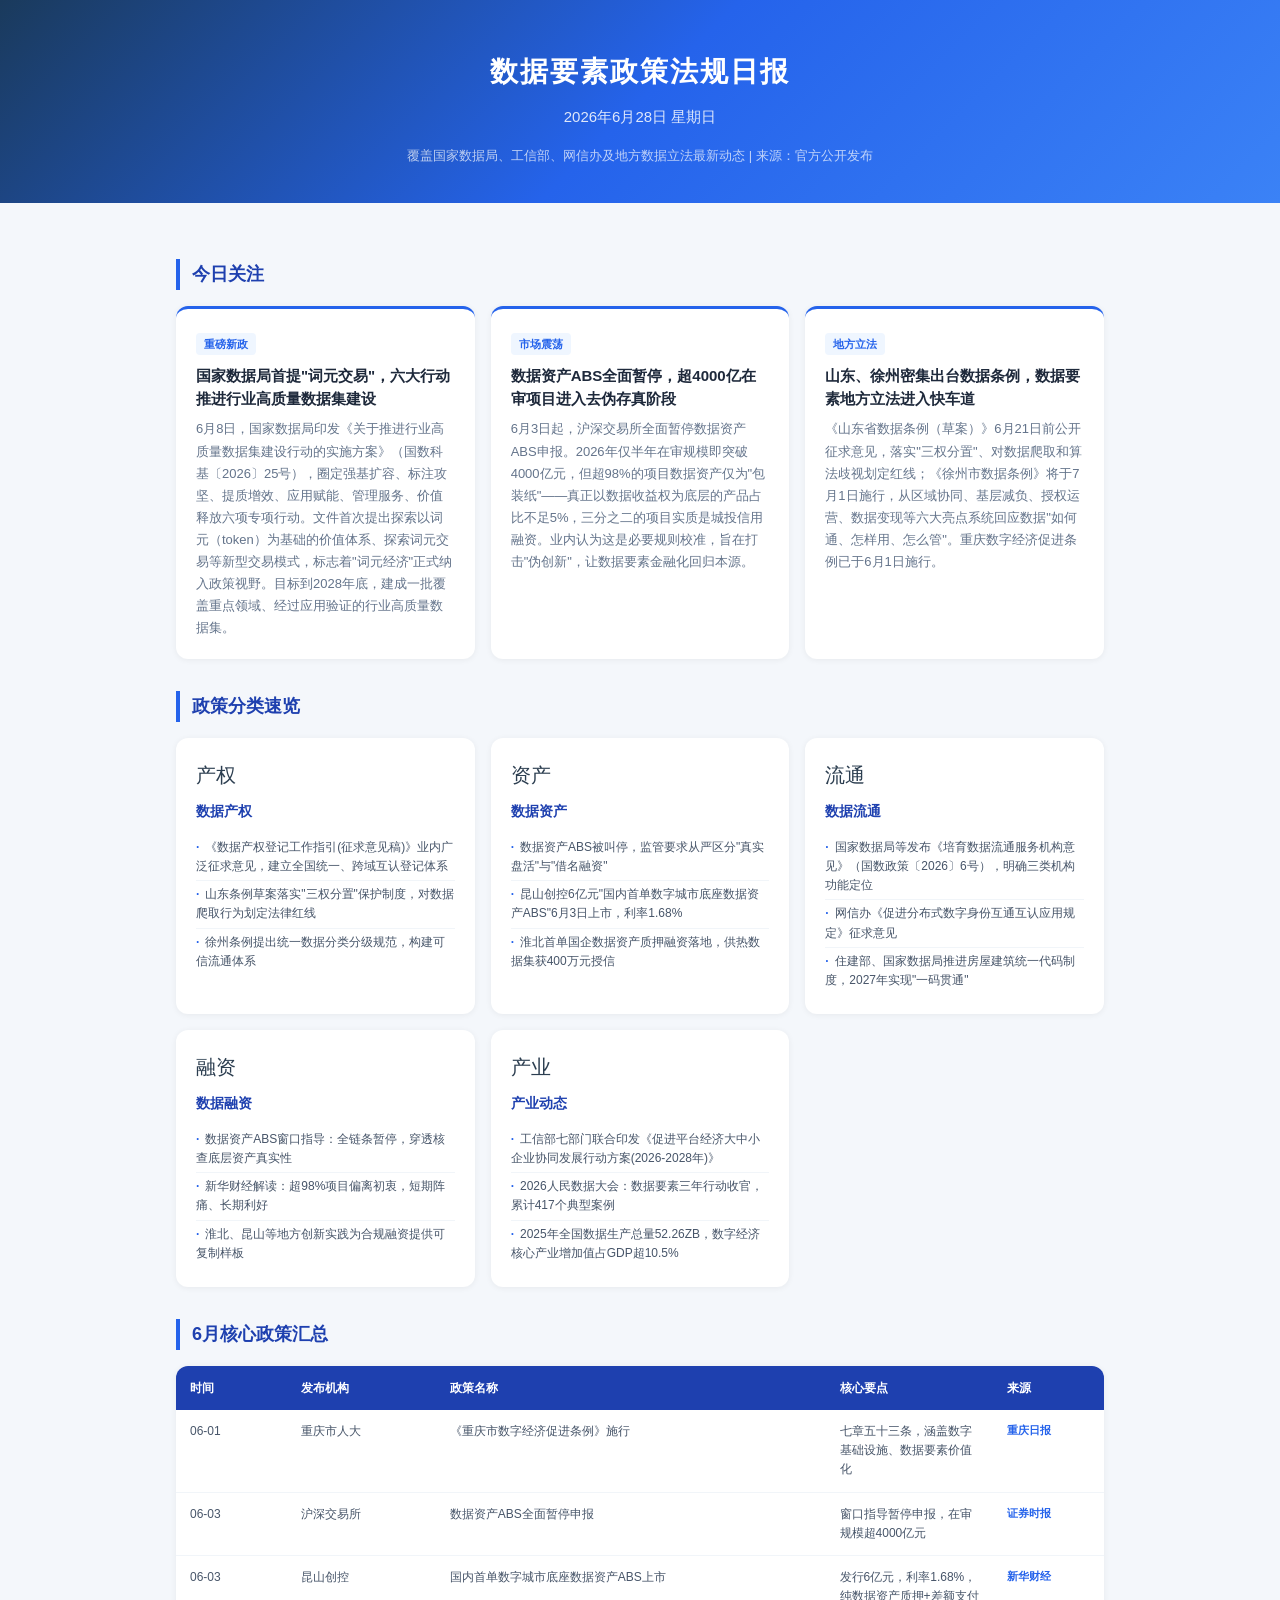
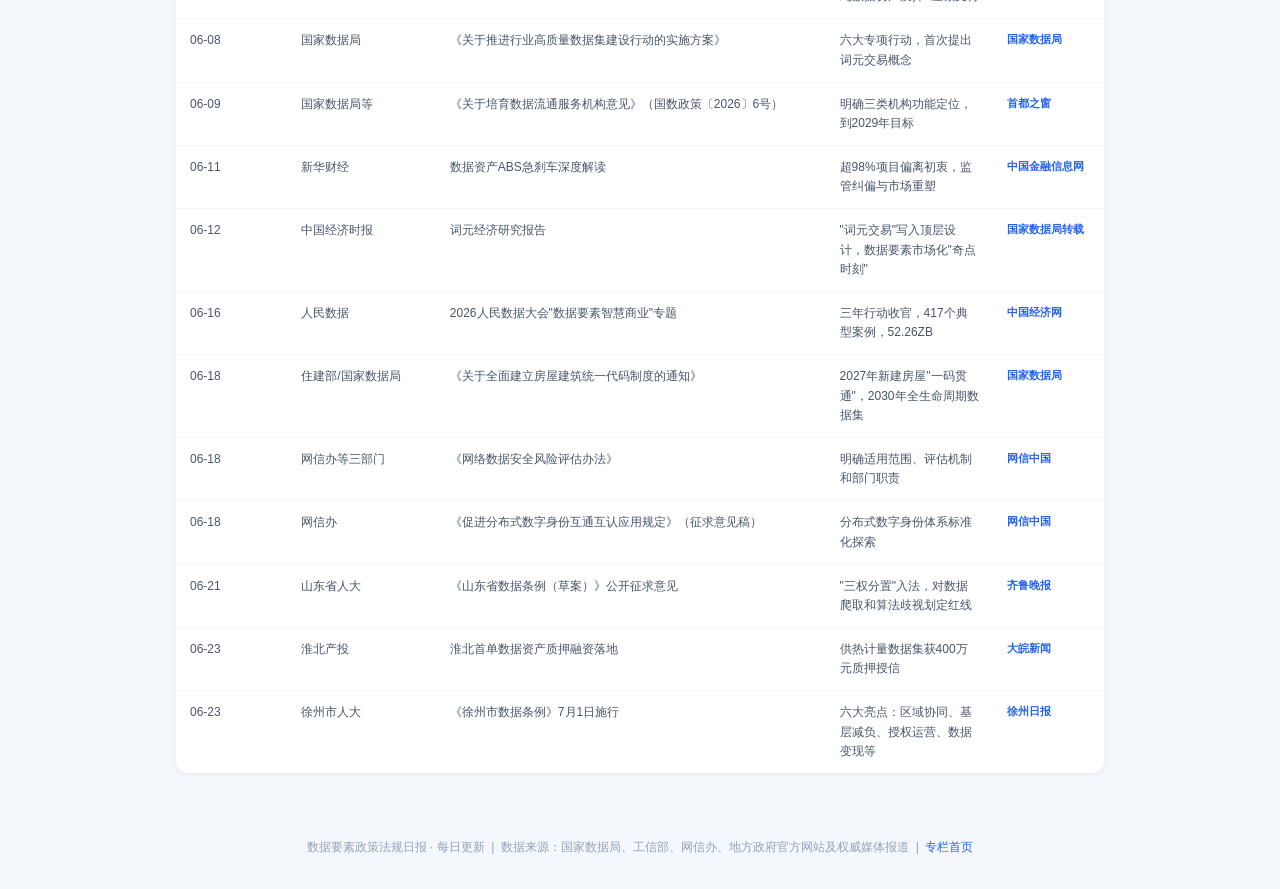
<file: zhengce/index.html>
<!DOCTYPE html>
<html lang="zh-CN">
<head>
<meta charset="UTF-8">
<meta name="viewport" content="width=device-width, initial-scale=1.0">
<title>数据要素政策法规日报</title>
<style>
*{margin:0;padding:0;box-sizing:border-box}
body{font-family:-apple-system,BlinkMacSystemFont,"Segoe UI","PingFang SC","Hiragino Sans GB","Microsoft YaHei",sans-serif;background:#f4f7fb;color:#2c3e50;line-height:1.7}
.banner{background:linear-gradient(135deg,#1a3a5c 0%,#2563eb 50%,#3b82f6 100%);color:#fff;padding:48px 24px 36px;text-align:center}
.banner h1{font-size:28px;font-weight:700;letter-spacing:2px;margin-bottom:8px}
.banner .date{font-size:15px;opacity:0.85;margin-bottom:16px}
.banner .subtitle{font-size:13px;opacity:0.7;max-width:600px;margin:0 auto}
.container{max-width:960px;margin:0 auto;padding:24px 16px}
.section-title{font-size:18px;font-weight:700;color:#1e40af;border-left:4px solid #2563eb;padding-left:12px;margin:32px 0 16px}
.highlight-grid{display:grid;grid-template-columns:repeat(auto-fit,minmax(280px,1fr));gap:16px;margin-bottom:8px}
.highlight-card{background:#fff;border-radius:12px;padding:20px;box-shadow:0 1px 6px rgba(0,0,0,0.06);border-top:3px solid #2563eb;transition:box-shadow 0.2s}
.highlight-card:hover{box-shadow:0 4px 16px rgba(37,99,235,0.12)}
.highlight-card .tag{display:inline-block;background:#eff6ff;color:#2563eb;font-size:11px;padding:2px 8px;border-radius:4px;font-weight:600;margin-bottom:10px}
.highlight-card h3{font-size:15px;font-weight:700;margin-bottom:8px;color:#1e293b;line-height:1.5}
.highlight-card p{font-size:13px;color:#64748b;line-height:1.7}
.category-grid{display:grid;grid-template-columns:repeat(auto-fit,minmax(260px,1fr));gap:16px;margin-bottom:8px}
.cat-card{background:#fff;border-radius:12px;padding:20px;box-shadow:0 1px 6px rgba(0,0,0,0.06)}
.cat-card .cat-icon{font-size:20px;margin-bottom:8px}
.cat-card h4{font-size:14px;font-weight:700;color:#1e40af;margin-bottom:10px}
.cat-card ul{list-style:none}
.cat-card li{font-size:12px;color:#475569;padding:4px 0;border-bottom:1px solid #f1f5f9;line-height:1.6}
.cat-card li:last-child{border-bottom:none}
.cat-card li::before{content:"·";color:#2563eb;font-weight:700;margin-right:6px}
.policy-table{width:100%;border-collapse:collapse;background:#fff;border-radius:12px;overflow:hidden;box-shadow:0 1px 6px rgba(0,0,0,0.06);margin-bottom:8px}
.policy-table thead{background:#1e40af;color:#fff}
.policy-table th{font-size:12px;font-weight:600;padding:12px 14px;text-align:left;white-space:nowrap}
.policy-table td{font-size:12px;padding:12px 14px;border-bottom:1px solid #f1f5f9;color:#475569;vertical-align:top;line-height:1.6}
.policy-table tr:last-child td{border-bottom:none}
.policy-table .source{color:#2563eb;font-weight:600;font-size:11px;white-space:nowrap}
.footer{text-align:center;padding:32px 16px;color:#94a3b8;font-size:12px}
.footer a{color:#2563eb;text-decoration:none}
@media(max-width:640px){.banner h1{font-size:22px}.policy-table{font-size:11px}.policy-table th,.policy-table td{padding:8px 10px}}
</style>
</head>
<body>

<div class="banner">
<h1>数据要素政策法规日报</h1>
<div class="date">2026年6月28日 星期日</div>
<div class="subtitle">覆盖国家数据局、工信部、网信办及地方数据立法最新动态 | 来源：官方公开发布</div>
</div>

<div class="container">

<div class="section-title">今日关注</div>
<div class="highlight-grid">

<div class="highlight-card">
<div class="tag">重磅新政</div>
<h3>国家数据局首提"词元交易"，六大行动推进行业高质量数据集建设</h3>
<p>6月8日，国家数据局印发《关于推进行业高质量数据集建设行动的实施方案》（国数科基〔2026〕25号），圈定强基扩容、标注攻坚、提质增效、应用赋能、管理服务、价值释放六项专项行动。文件首次提出探索以词元（token）为基础的价值体系、探索词元交易等新型交易模式，标志着"词元经济"正式纳入政策视野。目标到2028年底，建成一批覆盖重点领域、经过应用验证的行业高质量数据集。</p>
</div>

<div class="highlight-card">
<div class="tag">市场震荡</div>
<h3>数据资产ABS全面暂停，超4000亿在审项目进入去伪存真阶段</h3>
<p>6月3日起，沪深交易所全面暂停数据资产ABS申报。2026年仅半年在审规模即突破4000亿元，但超98%的项目数据资产仅为"包装纸"——真正以数据收益权为底层的产品占比不足5%，三分之二的项目实质是城投信用融资。业内认为这是必要规则校准，旨在打击"伪创新"，让数据要素金融化回归本源。</p>
</div>

<div class="highlight-card">
<div class="tag">地方立法</div>
<h3>山东、徐州密集出台数据条例，数据要素地方立法进入快车道</h3>
<p>《山东省数据条例（草案）》6月21日前公开征求意见，落实"三权分置"、对数据爬取和算法歧视划定红线；《徐州市数据条例》将于7月1日施行，从区域协同、基层减负、授权运营、数据变现等六大亮点系统回应数据"如何通、怎样用、怎么管"。重庆数字经济促进条例已于6月1日施行。</p>
</div>

</div>

<div class="section-title">政策分类速览</div>
<div class="category-grid">

<div class="cat-card">
<div class="cat-icon">产权</div>
<h4>数据产权</h4>
<ul>
<li>《数据产权登记工作指引(征求意见稿)》业内广泛征求意见，建立全国统一、跨域互认登记体系</li>
<li>山东条例草案落实"三权分置"保护制度，对数据爬取行为划定法律红线</li>
<li>徐州条例提出统一数据分类分级规范，构建可信流通体系</li>
</ul>
</div>

<div class="cat-card">
<div class="cat-icon">资产</div>
<h4>数据资产</h4>
<ul>
<li>数据资产ABS被叫停，监管要求从严区分"真实盘活"与"借名融资"</li>
<li>昆山创控6亿元"国内首单数字城市底座数据资产ABS"6月3日上市，利率1.68%</li>
<li>淮北首单国企数据资产质押融资落地，供热数据集获400万元授信</li>
</ul>
</div>

<div class="cat-card">
<div class="cat-icon">流通</div>
<h4>数据流通</h4>
<ul>
<li>国家数据局等发布《培育数据流通服务机构意见》（国数政策〔2026〕6号），明确三类机构功能定位</li>
<li>网信办《促进分布式数字身份互通互认应用规定》征求意见</li>
<li>住建部、国家数据局推进房屋建筑统一代码制度，2027年实现"一码贯通"</li>
</ul>
</div>

<div class="cat-card">
<div class="cat-icon">融资</div>
<h4>数据融资</h4>
<ul>
<li>数据资产ABS窗口指导：全链条暂停，穿透核查底层资产真实性</li>
<li>新华财经解读：超98%项目偏离初衷，短期阵痛、长期利好</li>
<li>淮北、昆山等地方创新实践为合规融资提供可复制样板</li>
</ul>
</div>

<div class="cat-card">
<div class="cat-icon">产业</div>
<h4>产业动态</h4>
<ul>
<li>工信部七部门联合印发《促进平台经济大中小企业协同发展行动方案(2026-2028年)》</li>
<li>2026人民数据大会：数据要素三年行动收官，累计417个典型案例</li>
<li>2025年全国数据生产总量52.26ZB，数字经济核心产业增加值占GDP超10.5%</li>
</ul>
</div>

</div>

<div class="section-title">6月核心政策汇总</div>
<table class="policy-table">
<thead>
<tr>
<th style="width:12%">时间</th>
<th style="width:16%">发布机构</th>
<th style="width:42%">政策名称</th>
<th style="width:18%">核心要点</th>
<th style="width:12%">来源</th>
</tr>
</thead>
<tbody>
<tr>
<td>06-01</td>
<td>重庆市人大</td>
<td>《重庆市数字经济促进条例》施行</td>
<td>七章五十三条，涵盖数字基础设施、数据要素价值化</td>
<td class="source">重庆日报</td>
</tr>
<tr>
<td>06-03</td>
<td>沪深交易所</td>
<td>数据资产ABS全面暂停申报</td>
<td>窗口指导暂停申报，在审规模超4000亿元</td>
<td class="source">证券时报</td>
</tr>
<tr>
<td>06-03</td>
<td>昆山创控</td>
<td>国内首单数字城市底座数据资产ABS上市</td>
<td>发行6亿元，利率1.68%，纯数据资产质押+差额支付</td>
<td class="source">新华财经</td>
</tr>
<tr>
<td>06-08</td>
<td>国家数据局</td>
<td>《关于推进行业高质量数据集建设行动的实施方案》</td>
<td>六大专项行动，首次提出词元交易概念</td>
<td class="source">国家数据局</td>
</tr>
<tr>
<td>06-09</td>
<td>国家数据局等</td>
<td>《关于培育数据流通服务机构意见》（国数政策〔2026〕6号）</td>
<td>明确三类机构功能定位，到2029年目标</td>
<td class="source">首都之窗</td>
</tr>
<tr>
<td>06-11</td>
<td>新华财经</td>
<td>数据资产ABS急刹车深度解读</td>
<td>超98%项目偏离初衷，监管纠偏与市场重塑</td>
<td class="source">中国金融信息网</td>
</tr>
<tr>
<td>06-12</td>
<td>中国经济时报</td>
<td>词元经济研究报告</td>
<td>"词元交易"写入顶层设计，数据要素市场化"奇点时刻"</td>
<td class="source">国家数据局转载</td>
</tr>
<tr>
<td>06-16</td>
<td>人民数据</td>
<td>2026人民数据大会"数据要素智慧商业"专题</td>
<td>三年行动收官，417个典型案例，52.26ZB</td>
<td class="source">中国经济网</td>
</tr>
<tr>
<td>06-18</td>
<td>住建部/国家数据局</td>
<td>《关于全面建立房屋建筑统一代码制度的通知》</td>
<td>2027年新建房屋"一码贯通"，2030年全生命周期数据集</td>
<td class="source">国家数据局</td>
</tr>
<tr>
<td>06-18</td>
<td>网信办等三部门</td>
<td>《网络数据安全风险评估办法》</td>
<td>明确适用范围、评估机制和部门职责</td>
<td class="source">网信中国</td>
</tr>
<tr>
<td>06-18</td>
<td>网信办</td>
<td>《促进分布式数字身份互通互认应用规定》（征求意见稿）</td>
<td>分布式数字身份体系标准化探索</td>
<td class="source">网信中国</td>
</tr>
<tr>
<td>06-21</td>
<td>山东省人大</td>
<td>《山东省数据条例（草案）》公开征求意见</td>
<td>"三权分置"入法，对数据爬取和算法歧视划定红线</td>
<td class="source">齐鲁晚报</td>
</tr>
<tr>
<td>06-23</td>
<td>淮北产投</td>
<td>淮北首单数据资产质押融资落地</td>
<td>供热计量数据集获400万元质押授信</td>
<td class="source">大皖新闻</td>
</tr>
<tr>
<td>06-23</td>
<td>徐州市人大</td>
<td>《徐州市数据条例》7月1日施行</td>
<td>六大亮点：区域协同、基层减负、授权运营、数据变现等</td>
<td class="source">徐州日报</td>
</tr>
</tbody>
</table>

</div>

<div class="footer">
数据要素政策法规日报 · 每日更新 &nbsp;|&nbsp;
数据来源：国家数据局、工信部、网信办、地方政府官方网站及权威媒体报道 &nbsp;|&nbsp;
<a href="https://data77-yd.github.io/data-asset-test/zhengce/">专栏首页</a>
</div>

</body>
</html>
</file>
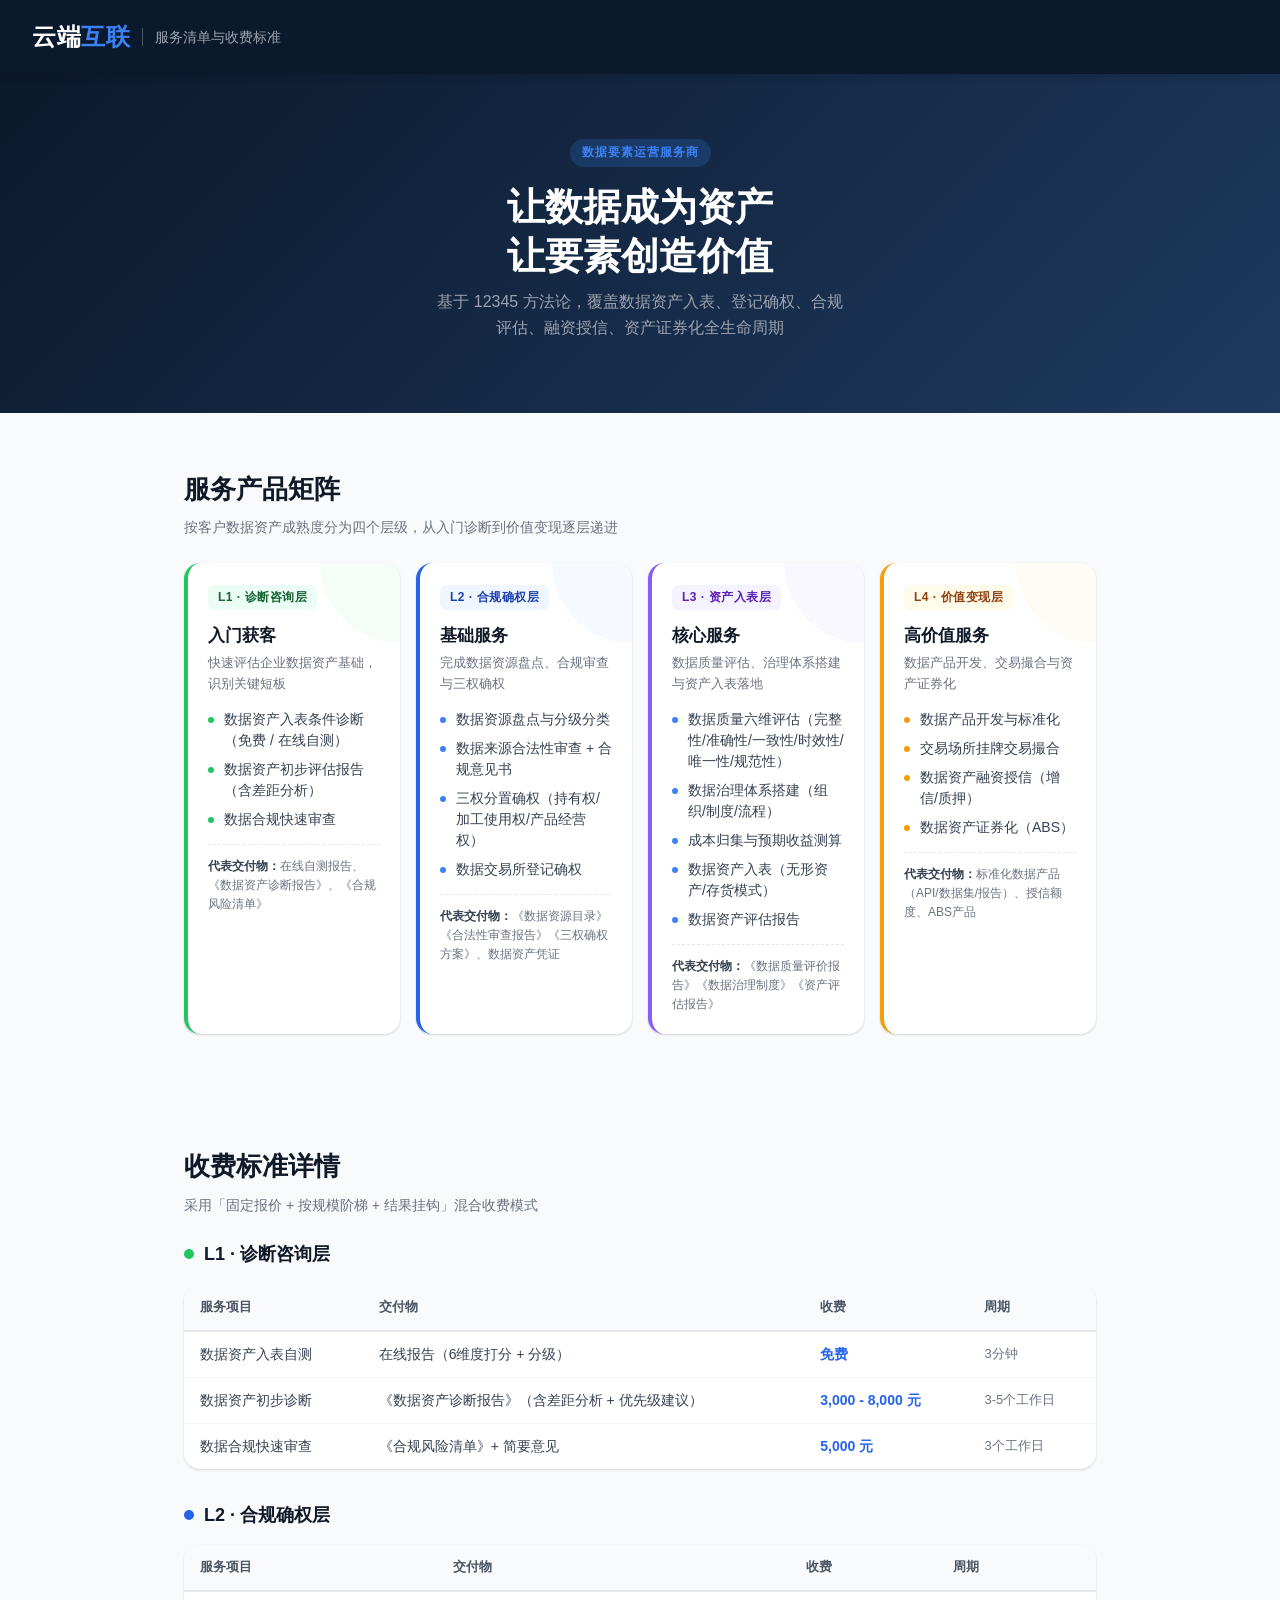
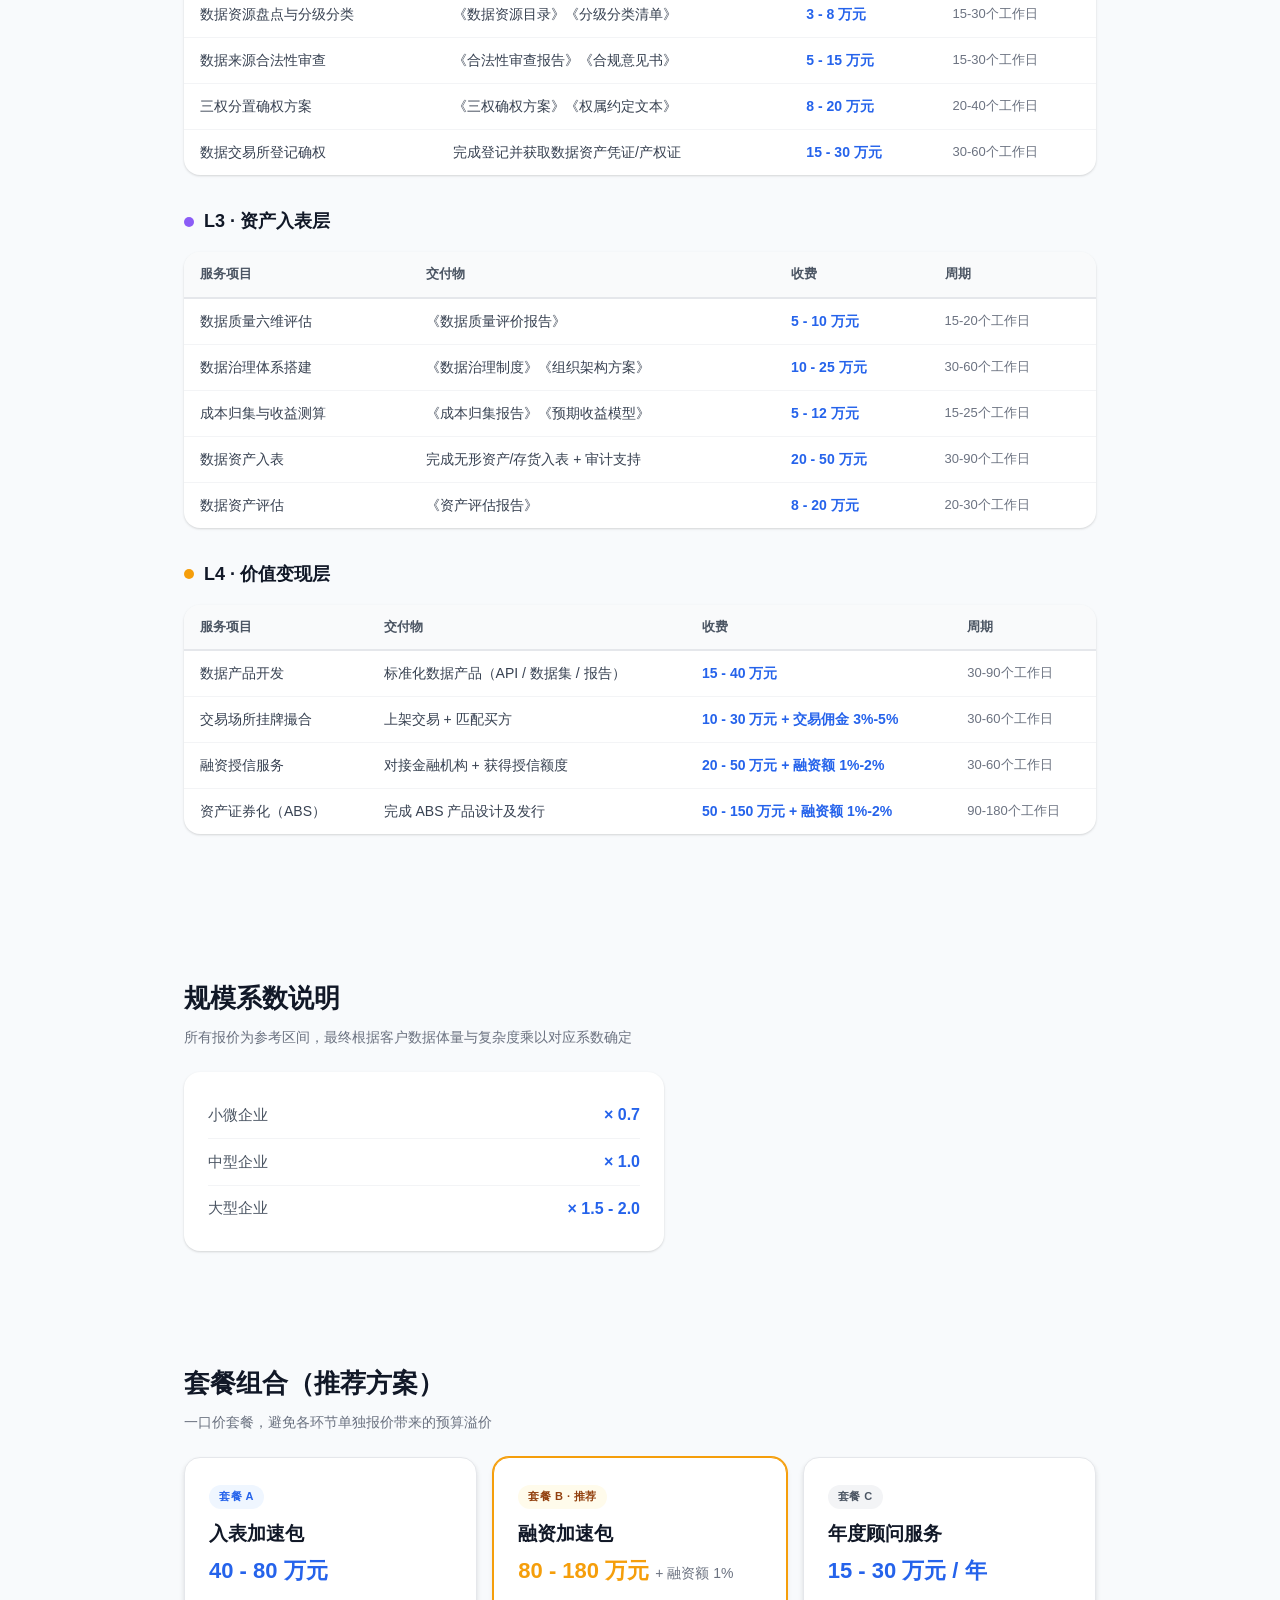
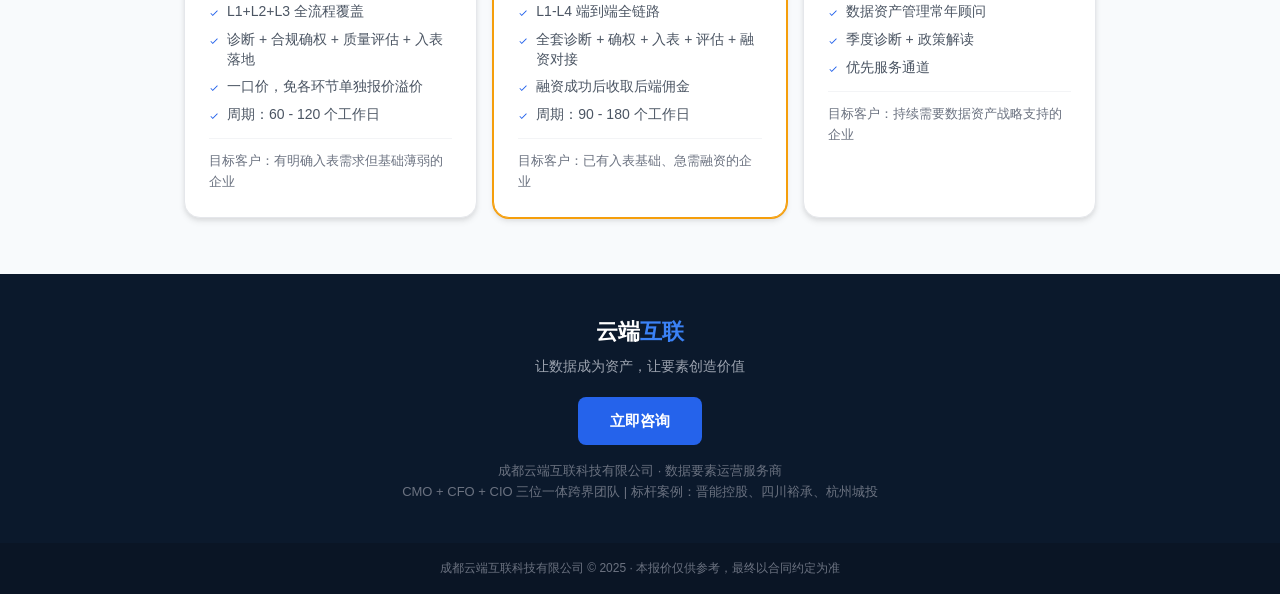
<file: 报价页.html>
<!DOCTYPE html>
<html lang="zh-CN">
<head>
<meta charset="UTF-8">
<meta name="viewport" content="width=device-width, initial-scale=1.0">
<title>云端互联 · 服务清单与收费标准</title>
<style>
:root {
  --primary: #2563EB;
  --primary-light: #3B82F6;
  --accent: #F59E0B;
  --dark: #0B192C;
  --bg: #F8FAFC;
  --white: #FFFFFF;
  --gray-50: #F9FAFB;
  --gray-100: #F3F4F6;
  --gray-200: #E5E7EB;
  --gray-300: #D1D5DB;
  --gray-400: #9CA3AF;
  --gray-500: #6B7280;
  --gray-600: #4B5563;
  --gray-700: #374151;
  --gray-800: #1F2937;
  --gray-900: #111827;
  --radius: 12px;
  --radius-lg: 16px;
  --shadow-sm: 0 1px 2px rgba(0,0,0,0.05);
  --shadow: 0 1px 3px rgba(0,0,0,0.1), 0 1px 2px rgba(0,0,0,0.06);
  --shadow-md: 0 4px 6px rgba(0,0,0,0.07), 0 2px 4px rgba(0,0,0,0.06);
  --shadow-lg: 0 10px 25px rgba(0,0,0,0.1), 0 4px 10px rgba(0,0,0,0.05);
  --shadow-xl: 0 20px 40px rgba(0,0,0,0.12);
}

* { margin:0; padding:0; box-sizing:border-box; }

html { scroll-behavior:smooth; -webkit-tap-highlight-color:transparent; }

body {
  font-family: "PingFang SC", "Microsoft YaHei", -apple-system, BlinkMacSystemFont, "Segoe UI", sans-serif;
  background: var(--bg);
  color: var(--gray-800);
  line-height: 1.6;
  -webkit-font-smoothing: antialiased;
}

/* ===== Animations ===== */
@keyframes fadeInUp {
  from { opacity:0; transform:translateY(24px); }
  to   { opacity:1; transform:translateY(0); }
}
.anim-in {
  opacity: 0;
  transform: translateY(24px);
  transition: opacity 0.6s ease, transform 0.6s ease;
}
.anim-in.visible {
  opacity: 1;
  transform: translateY(0);
}

/* ===== Header ===== */
.header {
  background: var(--dark);
  padding: 16px 20px;
  position: sticky;
  top: 0;
  z-index: 100;
  display: flex;
  align-items: center;
  gap: 12px;
  box-shadow: 0 2px 8px rgba(0,0,0,0.15);
}
.header-logo {
  font-size: 20px;
  font-weight: 700;
  color: var(--white);
  letter-spacing: 0.5px;
  white-space: nowrap;
}
.header-logo span { color: var(--primary-light); }
.header-title {
  font-size: 13px;
  color: var(--gray-400);
  font-weight: 400;
  border-left: 1px solid var(--gray-600);
  padding-left: 12px;
  line-height: 1.3;
}

/* ===== Hero ===== */
.hero {
  background: linear-gradient(135deg, var(--dark) 0%, #1E3A5F 100%);
  padding: 40px 20px 48px;
  text-align: center;
  color: var(--white);
}
.hero-badge {
  display: inline-block;
  background: rgba(59,130,246,0.2);
  color: var(--primary-light);
  font-size: 12px;
  font-weight: 600;
  padding: 4px 12px;
  border-radius: 20px;
  letter-spacing: 1px;
  margin-bottom: 16px;
}
.hero h1 {
  font-size: 28px;
  font-weight: 700;
  line-height: 1.3;
  margin-bottom: 8px;
}
.hero p {
  font-size: 15px;
  color: var(--gray-400);
  max-width: 320px;
  margin: 0 auto;
}

/* ===== Container ===== */
.container { max-width: 960px; margin: 0 auto; padding: 0 16px; }

/* ===== Section ===== */
.section { padding: 40px 0; }
.section-title {
  font-size: 22px;
  font-weight: 700;
  color: var(--gray-900);
  margin-bottom: 6px;
}
.section-subtitle {
  font-size: 14px;
  color: var(--gray-500);
  margin-bottom: 24px;
}

/* ===== Matrix Cards ===== */
.matrix-grid {
  display: grid;
  grid-template-columns: 1fr;
  gap: 16px;
}
.matrix-card {
  background: var(--white);
  border-radius: var(--radius-lg);
  padding: 20px;
  box-shadow: var(--shadow);
  border-left: 4px solid;
  position: relative;
  overflow: hidden;
}
.matrix-card::after {
  content: '';
  position: absolute;
  top: 0; right: 0;
  width: 80px; height: 80px;
  border-radius: 0 0 0 80px;
  opacity: 0.04;
}
.matrix-card.l1 { border-left-color: #22C55E; }
.matrix-card.l1::after { background: #22C55E; }
.matrix-card.l2 { border-left-color: var(--primary); }
.matrix-card.l2::after { background: var(--primary); }
.matrix-card.l3 { border-left-color: #8B5CF6; }
.matrix-card.l3::after { background: #8B5CF6; }
.matrix-card.l4 { border-left-color: var(--accent); }
.matrix-card.l4::after { background: var(--accent); }

.matrix-badge {
  display: inline-flex;
  align-items: center;
  gap: 6px;
  font-size: 12px;
  font-weight: 700;
  padding: 3px 10px;
  border-radius: 6px;
  margin-bottom: 12px;
  letter-spacing: 0.5px;
}
.l1 .matrix-badge { background: #ECFDF5; color: #166534; }
.l2 .matrix-badge { background: #EFF6FF; color: #1E40AF; }
.l3 .matrix-badge { background: #F5F3FF; color: #5B21B6; }
.l4 .matrix-badge { background: #FFFBEB; color: #92400E; }

.matrix-card h3 {
  font-size: 17px;
  font-weight: 700;
  color: var(--gray-900);
  margin-bottom: 4px;
}
.matrix-card .matrix-sub {
  font-size: 13px;
  color: var(--gray-500);
  margin-bottom: 14px;
}
.matrix-services {
  list-style: none;
  display: flex;
  flex-direction: column;
  gap: 8px;
}
.matrix-services li {
  font-size: 14px;
  color: var(--gray-700);
  padding-left: 16px;
  position: relative;
  line-height: 1.5;
}
.matrix-services li::before {
  content: '';
  position: absolute;
  left: 0; top: 8px;
  width: 6px; height: 6px;
  border-radius: 50%;
  background: var(--primary-light);
}
.l1 .matrix-services li::before { background: #22C55E; }
.l4 .matrix-services li::before { background: var(--accent); }

.matrix-deliverables {
  margin-top: 14px;
  padding-top: 12px;
  border-top: 1px dashed var(--gray-200);
  font-size: 12px;
  color: var(--gray-500);
}
.matrix-deliverables strong { color: var(--gray-700); }

/* ===== Price Section ===== */
.price-block {
  margin-bottom: 32px;
}
.price-block-header {
  display: flex;
  align-items: center;
  gap: 10px;
  margin-bottom: 16px;
}
.price-block-header .dot {
  width: 10px; height: 10px;
  border-radius: 50%;
  flex-shrink: 0;
}
.price-block-header .dot.d1 { background: #22C55E; }
.price-block-header .dot.d2 { background: var(--primary); }
.price-block-header .dot.d3 { background: #8B5CF6; }
.price-block-header .dot.d4 { background: var(--accent); }
.price-block-header h3 {
  font-size: 18px;
  font-weight: 700;
  color: var(--gray-900);
}

/* Desktop table */
.pricing-table {
  width: 100%;
  border-collapse: collapse;
  background: var(--white);
  border-radius: var(--radius-lg);
  overflow: hidden;
  box-shadow: var(--shadow);
}
.pricing-table thead { background: var(--gray-50); }
.pricing-table th {
  font-size: 13px;
  font-weight: 600;
  color: var(--gray-600);
  text-align: left;
  padding: 12px 16px;
  border-bottom: 2px solid var(--gray-200);
  white-space: nowrap;
}
.pricing-table td {
  font-size: 14px;
  color: var(--gray-700);
  padding: 12px 16px;
  border-bottom: 1px solid var(--gray-100);
  vertical-align: top;
  line-height: 1.5;
}
.pricing-table tbody tr:last-child td { border-bottom: none; }
.pricing-table .price-cell {
  font-weight: 700;
  color: var(--primary);
  white-space: nowrap;
}
.pricing-table .cycle-cell {
  font-size: 13px;
  color: var(--gray-500);
  white-space: nowrap;
}

/* Mobile card replacement */
.price-cards { display: none; }

/* ===== Scale ===== */
.scale-box {
  background: var(--white);
  border-radius: var(--radius-lg);
  padding: 20px 24px;
  box-shadow: var(--shadow);
  max-width: 480px;
}
.scale-row {
  display: flex;
  justify-content: space-between;
  align-items: center;
  padding: 10px 0;
  border-bottom: 1px solid var(--gray-100);
  font-size: 15px;
}
.scale-row:last-child { border-bottom: none; }
.scale-row .s-label { color: var(--gray-600); }
.scale-row .s-val {
  font-weight: 700;
  color: var(--primary);
  font-size: 16px;
}

/* ===== Package Cards ===== */
.package-grid {
  display: grid;
  grid-template-columns: 1fr;
  gap: 16px;
}
.package-card {
  background: var(--white);
  border-radius: var(--radius-lg);
  padding: 24px;
  box-shadow: var(--shadow-md);
  border: 1px solid var(--gray-200);
  position: relative;
  transition: transform 0.3s ease, box-shadow 0.3s ease;
  cursor: default;
}
.package-card:hover {
  transform: translateY(-4px);
  box-shadow: var(--shadow-xl);
}
.package-card.featured {
  border-color: var(--accent);
  box-shadow: 0 0 0 1px var(--accent), var(--shadow-md);
}
.package-card.featured:hover {
  box-shadow: 0 0 0 1px var(--accent), var(--shadow-xl);
}
.package-tag {
  display: inline-block;
  font-size: 11px;
  font-weight: 700;
  padding: 3px 10px;
  border-radius: 20px;
  margin-bottom: 10px;
  letter-spacing: 0.5px;
}
.package-tag.tag-a { background: #EFF6FF; color: var(--primary); }
.package-tag.tag-b { background: #FFFBEB; color: #92400E; }
.package-tag.tag-c { background: #F3F4F6; color: var(--gray-600); }
.package-card h3 {
  font-size: 19px;
  font-weight: 700;
  color: var(--gray-900);
  margin-bottom: 4px;
}
.package-card .package-price {
  font-size: 22px;
  font-weight: 800;
  color: var(--primary);
  margin-bottom: 14px;
}
.package-card.featured .package-price { color: var(--accent); }
.package-details {
  list-style: none;
  display: flex;
  flex-direction: column;
  gap: 8px;
  margin-bottom: 14px;
}
.package-details li {
  font-size: 14px;
  color: var(--gray-600);
  padding-left: 18px;
  position: relative;
  line-height: 1.4;
}
.package-details li::before {
  content: '';
  position: absolute;
  left: 0; top: 6px;
  width: 10px; height: 10px;
  background: url("data:image/svg+xml,%3Csvg xmlns='http://www.w3.org/2000/svg' viewBox='0 0 24 24' fill='%232563EB'%3E%3Cpath d='M9 16.17L4.83 12l-1.42 1.41L9 19 21 7l-1.41-1.41z'/%3E%3C/svg%3E") center/contain no-repeat;
}
.package-card .package-target {
  font-size: 13px;
  color: var(--gray-500);
  padding-top: 12px;
  border-top: 1px solid var(--gray-100);
}

/* ===== CTA ===== */
.cta {
  background: var(--dark);
  padding: 40px 20px;
  text-align: center;
  color: var(--white);
}
.cta-logo {
  font-size: 22px;
  font-weight: 700;
  margin-bottom: 6px;
}
.cta-logo span { color: var(--primary-light); }
.cta-slogan {
  font-size: 14px;
  color: var(--gray-400);
  margin-bottom: 20px;
}
.cta-btn {
  display: inline-block;
  background: var(--primary);
  color: var(--white);
  font-size: 15px;
  font-weight: 600;
  padding: 12px 32px;
  border-radius: 8px;
  text-decoration: none;
  min-height: 44px;
  min-width: 44px;
  transition: background 0.2s;
  border: none;
  cursor: pointer;
}
.cta-btn:hover { background: #1D4ED8; }
.cta-info {
  margin-top: 16px;
  font-size: 13px;
  color: var(--gray-500);
  line-height: 1.6;
}

/* ===== Footer ===== */
.footer {
  background: #0A1525;
  padding: 16px 20px;
  text-align: center;
  font-size: 12px;
  color: var(--gray-500);
}

/* ===== Desktop ===== */
@media (min-width: 768px) {
  .header { padding: 18px 32px; }
  .header-logo { font-size: 24px; }
  .header-title { font-size: 14px; }
  .hero { padding: 64px 20px 72px; }
  .hero h1 { font-size: 38px; }
  .hero p { font-size: 16px; max-width: 420px; }
  .container { padding: 0 24px; }
  .section { padding: 56px 0; }
  .section-title { font-size: 26px; }

  .matrix-grid {
    grid-template-columns: repeat(2, 1fr);
  }

  .package-grid {
    grid-template-columns: repeat(3, 1fr);
  }

  .pricing-table { display: table; }
  .price-cards { display: none; }
}

@media (min-width: 1024px) {
  .matrix-grid {
    grid-template-columns: repeat(4, 1fr);
  }
}

/* ===== Mobile: table → cards ===== */
@media (max-width: 767px) {
  .pricing-table { display: none; }
  .price-cards {
    display: flex;
    flex-direction: column;
    gap: 12px;
  }
  .price-card-item {
    background: var(--white);
    border-radius: var(--radius);
    padding: 16px;
    box-shadow: var(--shadow-sm);
    border: 1px solid var(--gray-100);
    min-height: 44px;
  }
  .price-card-item .pci-header {
    display: flex;
    justify-content: space-between;
    align-items: flex-start;
    gap: 8px;
    margin-bottom: 8px;
  }
  .price-card-item .pci-name {
    font-size: 15px;
    font-weight: 600;
    color: var(--gray-900);
  }
  .price-card-item .pci-price {
    font-size: 15px;
    font-weight: 700;
    color: var(--primary);
    white-space: nowrap;
  }
  .price-card-item .pci-meta {
    font-size: 13px;
    color: var(--gray-500);
    display: flex;
    flex-wrap: wrap;
    gap: 8px;
  }
  .price-card-item .pci-meta span {
    display: inline-flex;
    align-items: center;
    gap: 4px;
  }
}
</style>
</head>
<body>

<!-- ===== Header ===== -->
<header class="header">
  <div class="header-logo">云端<span>互联</span></div>
  <div class="header-title">服务清单与收费标准</div>
</header>

<!-- ===== Hero ===== -->
<section class="hero">
  <div class="hero-badge">数据要素运营服务商</div>
  <h1>让数据成为资产<br>让要素创造价值</h1>
  <p>基于 12345 方法论，覆盖数据资产入表、登记确权、合规评估、融资授信、资产证券化全生命周期</p>
</section>

<!-- ===== 服务产品矩阵 ===== -->
<div class="container">
<section class="section anim-in">
  <h2 class="section-title">服务产品矩阵</h2>
  <p class="section-subtitle">按客户数据资产成熟度分为四个层级，从入门诊断到价值变现逐层递进</p>

  <div class="matrix-grid">

    <div class="matrix-card l1">
      <span class="matrix-badge">L1 · 诊断咨询层</span>
      <h3>入门获客</h3>
      <p class="matrix-sub">快速评估企业数据资产基础，识别关键短板</p>
      <ul class="matrix-services">
        <li>数据资产入表条件诊断（免费 / 在线自测）</li>
        <li>数据资产初步评估报告（含差距分析）</li>
        <li>数据合规快速审查</li>
      </ul>
      <div class="matrix-deliverables">
        <strong>代表交付物：</strong>在线自测报告、《数据资产诊断报告》、《合规风险清单》
      </div>
    </div>

    <div class="matrix-card l2">
      <span class="matrix-badge">L2 · 合规确权层</span>
      <h3>基础服务</h3>
      <p class="matrix-sub">完成数据资源盘点、合规审查与三权确权</p>
      <ul class="matrix-services">
        <li>数据资源盘点与分级分类</li>
        <li>数据来源合法性审查 + 合规意见书</li>
        <li>三权分置确权（持有权/加工使用权/产品经营权）</li>
        <li>数据交易所登记确权</li>
      </ul>
      <div class="matrix-deliverables">
        <strong>代表交付物：</strong>《数据资源目录》《合法性审查报告》《三权确权方案》、数据资产凭证
      </div>
    </div>

    <div class="matrix-card l3">
      <span class="matrix-badge">L3 · 资产入表层</span>
      <h3>核心服务</h3>
      <p class="matrix-sub">数据质量评估、治理体系搭建与资产入表落地</p>
      <ul class="matrix-services">
        <li>数据质量六维评估（完整性/准确性/一致性/时效性/唯一性/规范性）</li>
        <li>数据治理体系搭建（组织/制度/流程）</li>
        <li>成本归集与预期收益测算</li>
        <li>数据资产入表（无形资产/存货模式）</li>
        <li>数据资产评估报告</li>
      </ul>
      <div class="matrix-deliverables">
        <strong>代表交付物：</strong>《数据质量评价报告》《数据治理制度》《资产评估报告》
      </div>
    </div>

    <div class="matrix-card l4">
      <span class="matrix-badge">L4 · 价值变现层</span>
      <h3>高价值服务</h3>
      <p class="matrix-sub">数据产品开发、交易撮合与资产证券化</p>
      <ul class="matrix-services">
        <li>数据产品开发与标准化</li>
        <li>交易场所挂牌交易撮合</li>
        <li>数据资产融资授信（增信/质押）</li>
        <li>数据资产证券化（ABS）</li>
      </ul>
      <div class="matrix-deliverables">
        <strong>代表交付物：</strong>标准化数据产品（API/数据集/报告）、授信额度、ABS产品
      </div>
    </div>

  </div>
</section>
</div>

<!-- ===== 收费标准 ===== -->
<div class="container">
<section class="section anim-in">
  <h2 class="section-title">收费标准详情</h2>
  <p class="section-subtitle">采用「固定报价 + 按规模阶梯 + 结果挂钩」混合收费模式</p>

  <!-- L1 -->
  <div class="price-block">
    <div class="price-block-header">
      <span class="dot d1"></span>
      <h3>L1 · 诊断咨询层</h3>
    </div>
    <table class="pricing-table">
      <thead><tr><th>服务项目</th><th>交付物</th><th>收费</th><th>周期</th></tr></thead>
      <tbody>
        <tr><td>数据资产入表自测</td><td>在线报告（6维度打分 + 分级）</td><td class="price-cell">免费</td><td class="cycle-cell">3分钟</td></tr>
        <tr><td>数据资产初步诊断</td><td>《数据资产诊断报告》（含差距分析 + 优先级建议）</td><td class="price-cell">3,000 - 8,000 元</td><td class="cycle-cell">3-5个工作日</td></tr>
        <tr><td>数据合规快速审查</td><td>《合规风险清单》+ 简要意见</td><td class="price-cell">5,000 元</td><td class="cycle-cell">3个工作日</td></tr>
      </tbody>
    </table>
    <div class="price-cards">
      <div class="price-card-item"><div class="pci-header"><span class="pci-name">数据资产入表自测</span><span class="pci-price">免费</span></div><div class="pci-meta"><span>交付物：在线报告（6维度打分 + 分级）</span><span>周期：3分钟</span></div></div>
      <div class="price-card-item"><div class="pci-header"><span class="pci-name">数据资产初步诊断</span><span class="pci-price">3,000 - 8,000 元</span></div><div class="pci-meta"><span>交付物：《数据资产诊断报告》</span><span>周期：3-5个工作日</span></div></div>
      <div class="price-card-item"><div class="pci-header"><span class="pci-name">数据合规快速审查</span><span class="pci-price">5,000 元</span></div><div class="pci-meta"><span>交付物：《合规风险清单》+ 简要意见</span><span>周期：3个工作日</span></div></div>
    </div>
  </div>

  <!-- L2 -->
  <div class="price-block">
    <div class="price-block-header">
      <span class="dot d2"></span>
      <h3>L2 · 合规确权层</h3>
    </div>
    <table class="pricing-table">
      <thead><tr><th>服务项目</th><th>交付物</th><th>收费</th><th>周期</th></tr></thead>
      <tbody>
        <tr><td>数据资源盘点与分级分类</td><td>《数据资源目录》《分级分类清单》</td><td class="price-cell">3 - 8 万元</td><td class="cycle-cell">15-30个工作日</td></tr>
        <tr><td>数据来源合法性审查</td><td>《合法性审查报告》《合规意见书》</td><td class="price-cell">5 - 15 万元</td><td class="cycle-cell">15-30个工作日</td></tr>
        <tr><td>三权分置确权方案</td><td>《三权确权方案》《权属约定文本》</td><td class="price-cell">8 - 20 万元</td><td class="cycle-cell">20-40个工作日</td></tr>
        <tr><td>数据交易所登记确权</td><td>完成登记并获取数据资产凭证/产权证</td><td class="price-cell">15 - 30 万元</td><td class="cycle-cell">30-60个工作日</td></tr>
      </tbody>
    </table>
    <div class="price-cards">
      <div class="price-card-item"><div class="pci-header"><span class="pci-name">数据资源盘点与分级分类</span><span class="pci-price">3 - 8 万元</span></div><div class="pci-meta"><span>交付物：《数据资源目录》《分级分类清单》</span><span>周期：15-30个工作日</span></div></div>
      <div class="price-card-item"><div class="pci-header"><span class="pci-name">数据来源合法性审查</span><span class="pci-price">5 - 15 万元</span></div><div class="pci-meta"><span>交付物：《合法性审查报告》《合规意见书》</span><span>周期：15-30个工作日</span></div></div>
      <div class="price-card-item"><div class="pci-header"><span class="pci-name">三权分置确权方案</span><span class="pci-price">8 - 20 万元</span></div><div class="pci-meta"><span>交付物：《三权确权方案》《权属约定文本》</span><span>周期：20-40个工作日</span></div></div>
      <div class="price-card-item"><div class="pci-header"><span class="pci-name">数据交易所登记确权</span><span class="pci-price">15 - 30 万元</span></div><div class="pci-meta"><span>交付物：数据资产凭证/产权证</span><span>周期：30-60个工作日</span></div></div>
    </div>
  </div>

  <!-- L3 -->
  <div class="price-block">
    <div class="price-block-header">
      <span class="dot d3"></span>
      <h3>L3 · 资产入表层</h3>
    </div>
    <table class="pricing-table">
      <thead><tr><th>服务项目</th><th>交付物</th><th>收费</th><th>周期</th></tr></thead>
      <tbody>
        <tr><td>数据质量六维评估</td><td>《数据质量评价报告》</td><td class="price-cell">5 - 10 万元</td><td class="cycle-cell">15-20个工作日</td></tr>
        <tr><td>数据治理体系搭建</td><td>《数据治理制度》《组织架构方案》</td><td class="price-cell">10 - 25 万元</td><td class="cycle-cell">30-60个工作日</td></tr>
        <tr><td>成本归集与收益测算</td><td>《成本归集报告》《预期收益模型》</td><td class="price-cell">5 - 12 万元</td><td class="cycle-cell">15-25个工作日</td></tr>
        <tr><td>数据资产入表</td><td>完成无形资产/存货入表 + 审计支持</td><td class="price-cell">20 - 50 万元</td><td class="cycle-cell">30-90个工作日</td></tr>
        <tr><td>数据资产评估</td><td>《资产评估报告》</td><td class="price-cell">8 - 20 万元</td><td class="cycle-cell">20-30个工作日</td></tr>
      </tbody>
    </table>
    <div class="price-cards">
      <div class="price-card-item"><div class="pci-header"><span class="pci-name">数据质量六维评估</span><span class="pci-price">5 - 10 万元</span></div><div class="pci-meta"><span>交付物：《数据质量评价报告》</span><span>周期：15-20个工作日</span></div></div>
      <div class="price-card-item"><div class="pci-header"><span class="pci-name">数据治理体系搭建</span><span class="pci-price">10 - 25 万元</span></div><div class="pci-meta"><span>交付物：《数据治理制度》《组织架构方案》</span><span>周期：30-60个工作日</span></div></div>
      <div class="price-card-item"><div class="pci-header"><span class="pci-name">成本归集与收益测算</span><span class="pci-price">5 - 12 万元</span></div><div class="pci-meta"><span>交付物：《成本归集报告》《预期收益模型》</span><span>周期：15-25个工作日</span></div></div>
      <div class="price-card-item"><div class="pci-header"><span class="pci-name">数据资产入表</span><span class="pci-price">20 - 50 万元</span></div><div class="pci-meta"><span>交付物：无形资产/存货入表 + 审计支持</span><span>周期：30-90个工作日</span></div></div>
      <div class="price-card-item"><div class="pci-header"><span class="pci-name">数据资产评估</span><span class="pci-price">8 - 20 万元</span></div><div class="pci-meta"><span>交付物：《资产评估报告》</span><span>周期：20-30个工作日</span></div></div>
    </div>
  </div>

  <!-- L4 -->
  <div class="price-block">
    <div class="price-block-header">
      <span class="dot d4"></span>
      <h3>L4 · 价值变现层</h3>
    </div>
    <table class="pricing-table">
      <thead><tr><th>服务项目</th><th>交付物</th><th>收费</th><th>周期</th></tr></thead>
      <tbody>
        <tr><td>数据产品开发</td><td>标准化数据产品（API / 数据集 / 报告）</td><td class="price-cell">15 - 40 万元</td><td class="cycle-cell">30-90个工作日</td></tr>
        <tr><td>交易场所挂牌撮合</td><td>上架交易 + 匹配买方</td><td class="price-cell">10 - 30 万元 + 交易佣金 3%-5%</td><td class="cycle-cell">30-60个工作日</td></tr>
        <tr><td>融资授信服务</td><td>对接金融机构 + 获得授信额度</td><td class="price-cell">20 - 50 万元 + 融资额 1%-2%</td><td class="cycle-cell">30-60个工作日</td></tr>
        <tr><td>资产证券化（ABS）</td><td>完成 ABS 产品设计及发行</td><td class="price-cell">50 - 150 万元 + 融资额 1%-2%</td><td class="cycle-cell">90-180个工作日</td></tr>
      </tbody>
    </table>
    <div class="price-cards">
      <div class="price-card-item"><div class="pci-header"><span class="pci-name">数据产品开发</span><span class="pci-price">15 - 40 万元</span></div><div class="pci-meta"><span>交付物：标准化数据产品（API/数据集/报告）</span><span>周期：30-90个工作日</span></div></div>
      <div class="price-card-item"><div class="pci-header"><span class="pci-name">交易场所挂牌撮合</span><span class="pci-price">10 - 30 万 + 佣金3%-5%</span></div><div class="pci-meta"><span>交付物：上架交易 + 匹配买方</span><span>周期：30-60个工作日</span></div></div>
      <div class="price-card-item"><div class="pci-header"><span class="pci-name">融资授信服务</span><span class="pci-price">20 - 50 万 + 融资额1%-2%</span></div><div class="pci-meta"><span>交付物：对接金融机构 + 获得授信额度</span><span>周期：30-60个工作日</span></div></div>
      <div class="price-card-item"><div class="pci-header"><span class="pci-name">资产证券化（ABS）</span><span class="pci-price">50 - 150 万 + 融资额1%-2%</span></div><div class="pci-meta"><span>交付物：ABS产品设计及发行</span><span>周期：90-180个工作日</span></div></div>
    </div>
  </div>

</section>
</div>

<!-- ===== 规模系数 ===== -->
<div class="container">
<section class="section anim-in">
  <h2 class="section-title">规模系数说明</h2>
  <p class="section-subtitle">所有报价为参考区间，最终根据客户数据体量与复杂度乘以对应系数确定</p>
  <div class="scale-box">
    <div class="scale-row"><span class="s-label">小微企业</span><span class="s-val">× 0.7</span></div>
    <div class="scale-row"><span class="s-label">中型企业</span><span class="s-val">× 1.0</span></div>
    <div class="scale-row"><span class="s-label">大型企业</span><span class="s-val">× 1.5 - 2.0</span></div>
  </div>
</section>
</div>

<!-- ===== 套餐组合 ===== -->
<div class="container">
<section class="section anim-in">
  <h2 class="section-title">套餐组合（推荐方案）</h2>
  <p class="section-subtitle">一口价套餐，避免各环节单独报价带来的预算溢价</p>

  <div class="package-grid">

    <div class="package-card">
      <span class="package-tag tag-a">套餐 A</span>
      <h3>入表加速包</h3>
      <p class="package-price">40 - 80 万元</p>
      <ul class="package-details">
        <li>L1+L2+L3 全流程覆盖</li>
        <li>诊断 + 合规确权 + 质量评估 + 入表落地</li>
        <li>一口价，免各环节单独报价溢价</li>
        <li>周期：60 - 120 个工作日</li>
      </ul>
      <p class="package-target">目标客户：有明确入表需求但基础薄弱的企业</p>
    </div>

    <div class="package-card featured">
      <span class="package-tag tag-b">套餐 B · 推荐</span>
      <h3>融资加速包</h3>
      <p class="package-price">80 - 180 万元 <span style="font-size:14px;font-weight:400;color:#6B7280;">+ 融资额 1%</span></p>
      <ul class="package-details">
        <li>L1-L4 端到端全链路</li>
        <li>全套诊断 + 确权 + 入表 + 评估 + 融资对接</li>
        <li>融资成功后收取后端佣金</li>
        <li>周期：90 - 180 个工作日</li>
      </ul>
      <p class="package-target">目标客户：已有入表基础、急需融资的企业</p>
    </div>

    <div class="package-card">
      <span class="package-tag tag-c">套餐 C</span>
      <h3>年度顾问服务</h3>
      <p class="package-price">15 - 30 万元 / 年</p>
      <ul class="package-details">
        <li>数据资产管理常年顾问</li>
        <li>季度诊断 + 政策解读</li>
        <li>优先服务通道</li>
      </ul>
      <p class="package-target">目标客户：持续需要数据资产战略支持的企业</p>
    </div>

  </div>
</section>
</div>

<!-- ===== CTA ===== -->
<section class="cta">
  <div class="cta-logo">云端<span>互联</span></div>
  <p class="cta-slogan">让数据成为资产，让要素创造价值</p>
  <a href="#" class="cta-btn">立即咨询</a>
  <div class="cta-info">
    成都云端互联科技有限公司 · 数据要素运营服务商<br>
    CMO + CFO + CIO 三位一体跨界团队 | 标杆案例：晋能控股、四川裕承、杭州城投
  </div>
</section>

<!-- ===== Footer ===== -->
<footer class="footer">
  成都云端互联科技有限公司 &copy; 2025 · 本报价仅供参考，最终以合同约定为准
</footer>

<!-- ===== Scroll Animation ===== -->
<script>
(function() {
  var observer = new IntersectionObserver(function(entries) {
    entries.forEach(function(entry) {
      if (entry.isIntersecting) {
        entry.target.classList.add('visible');
        observer.unobserve(entry.target);
      }
    });
  }, { threshold: 0.12 });

  document.querySelectorAll('.anim-in').forEach(function(el) {
    observer.observe(el);
  });
})();
</script>

</body>
</html>
</file>
